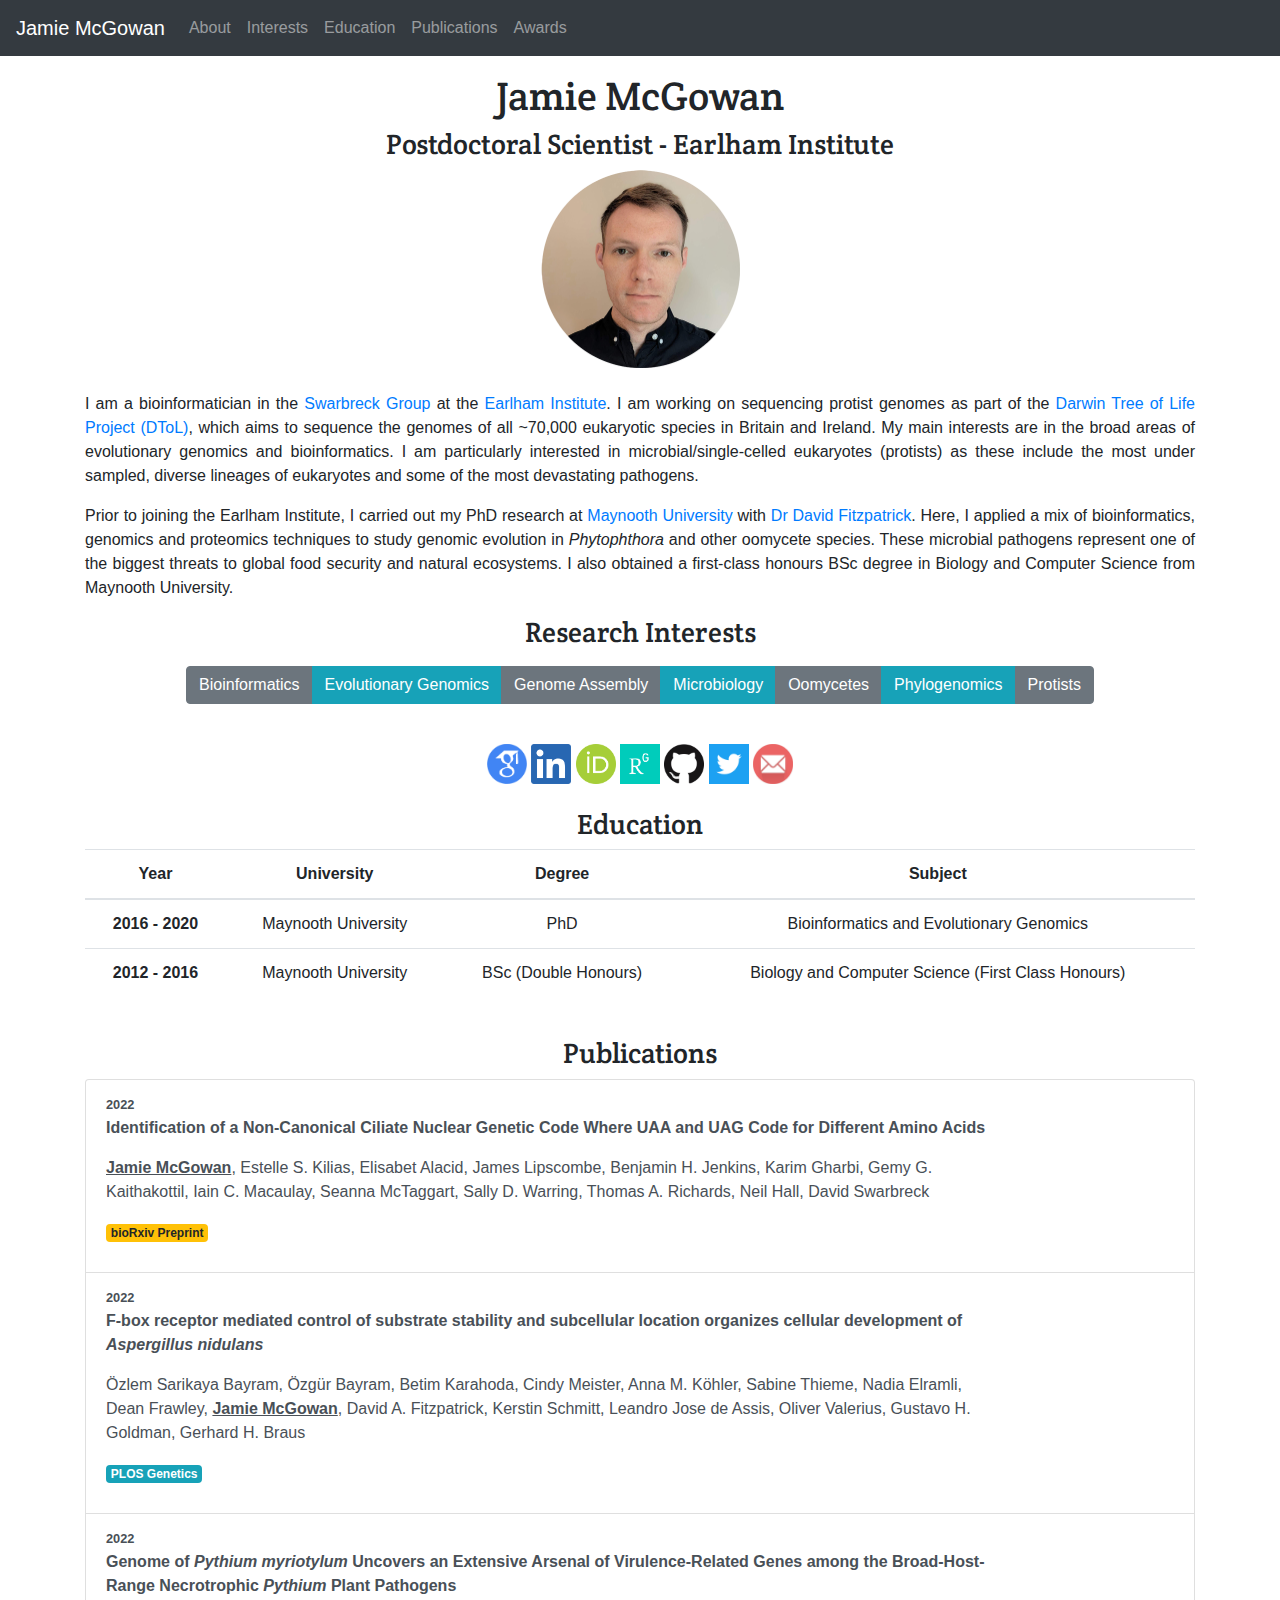
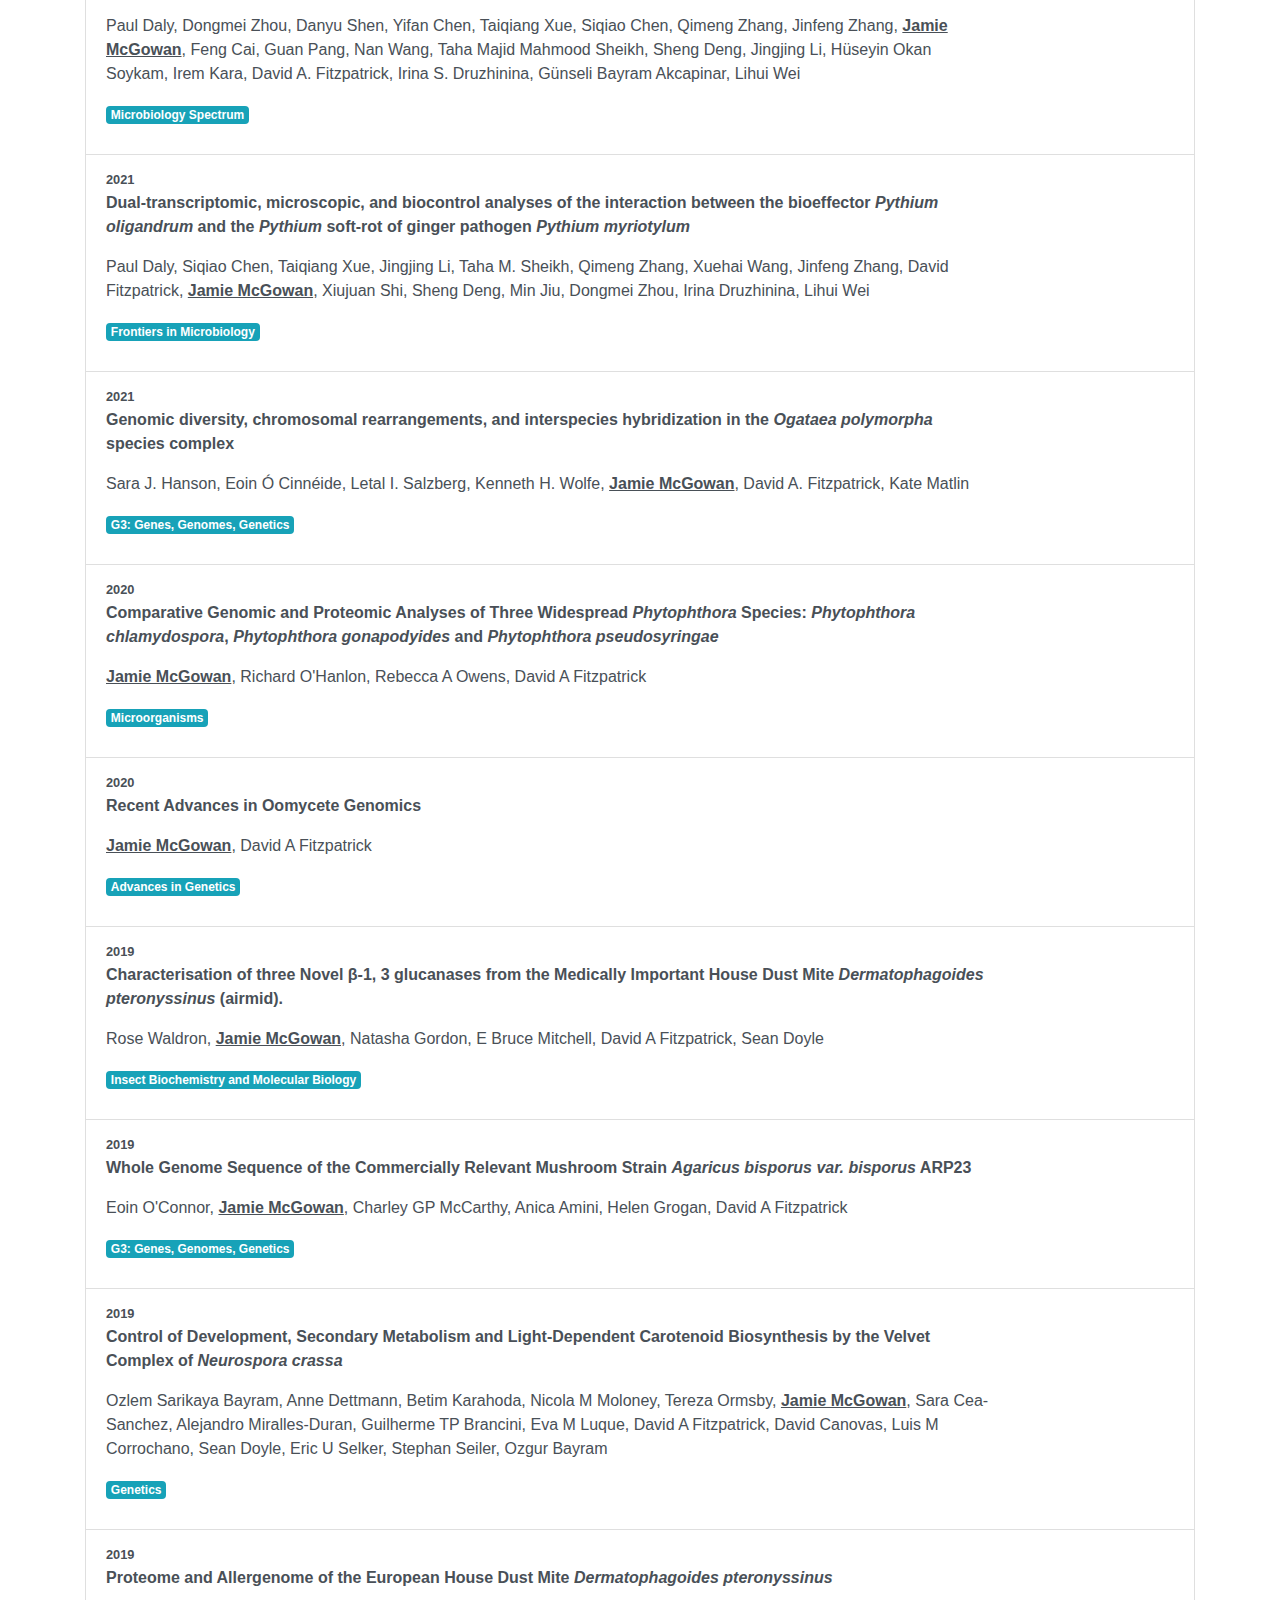
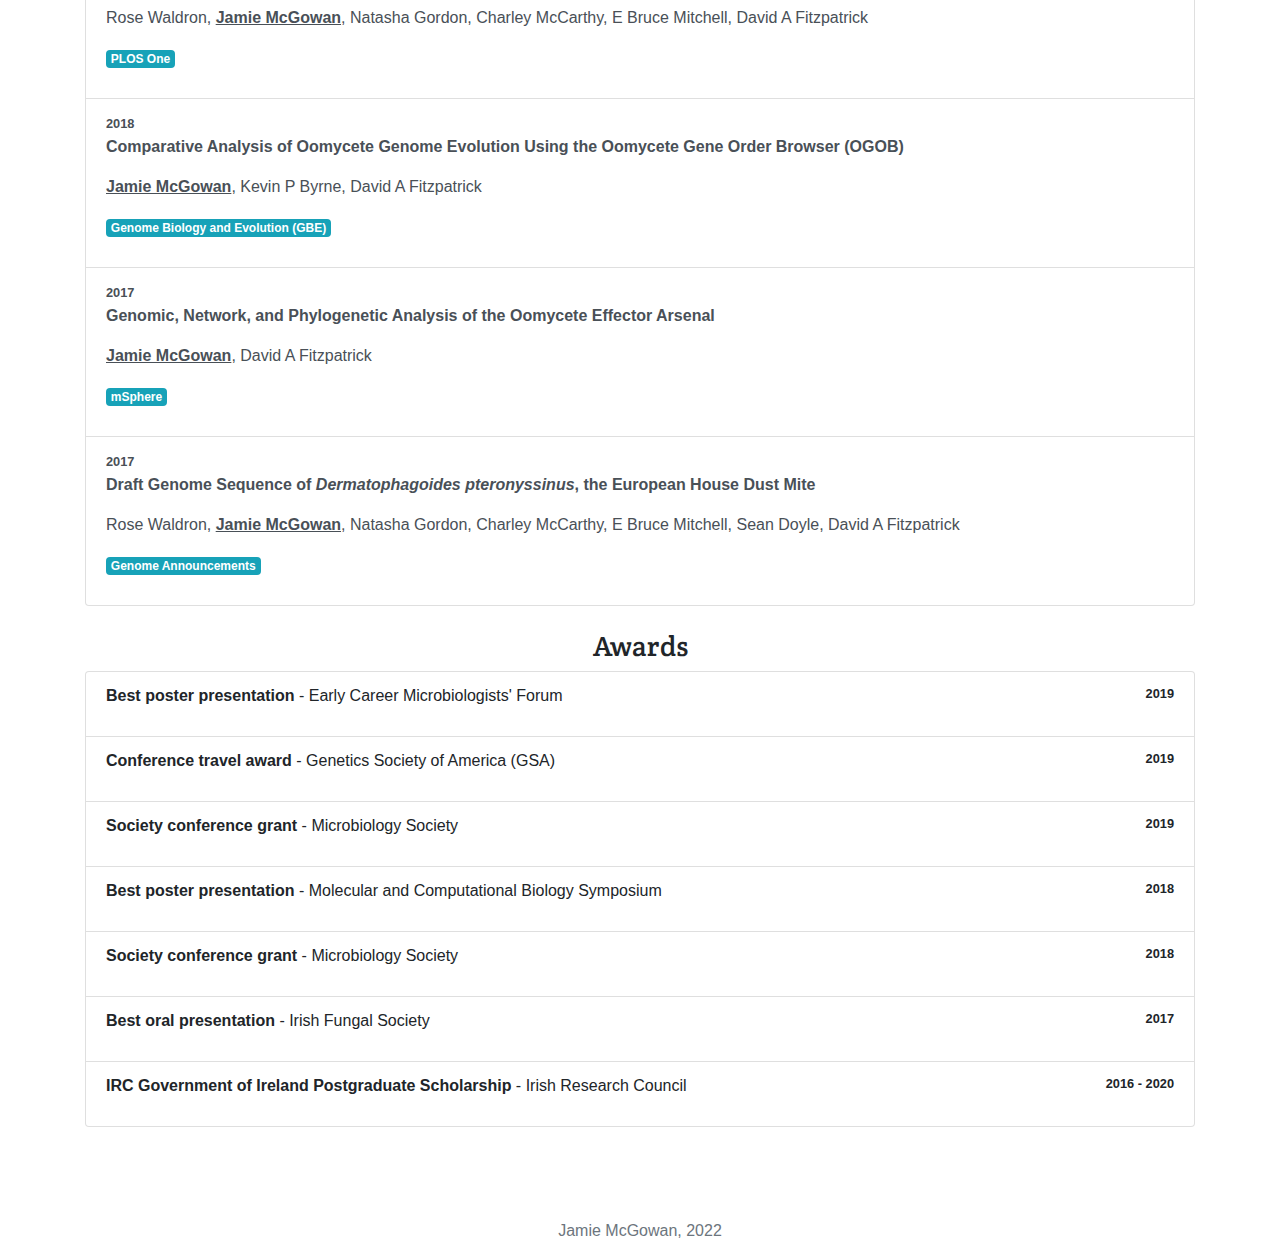
<file: index.html>
<!DOCTYPE html>
<html lang="en">

<head>
    <title>Jamie McGowan - Bioinformatics & Evolutionary Genomics</title>
    <link rel="stylesheet" href="https://stackpath.bootstrapcdn.com/bootstrap/4.3.1/css/bootstrap.min.css" integrity="sha384-ggOyR0iXCbMQv3Xipma34MD+dH/1fQ784/j6cY/iJTQUOhcWr7x9JvoRxT2MZw1T" crossorigin="anonymous">
    <link rel="stylesheet" href="css/styles.css">
    <link href="https://fonts.googleapis.com/css?family=Crete+Round|Patua+One&display=swap" rel="stylesheet">
    <link rel="apple-touch-icon" sizes="180x180" href="images/apple-touch-icon.png">
    <link rel="icon" type="image/png" sizes="32x32" href="images/favicon-32x32.png">
    <link rel="icon" type="image/png" sizes="16x16" href="images/favicon-16x16.png">
    <link rel="manifest" href="images/site.webmanifest">


    <script async src="https://www.googletagmanager.com/gtag/js?id=UA-107699160-2"></script>
    <script>
        window.dataLayer = window.dataLayer || [];
        function gtag(){dataLayer.push(arguments);}
        gtag('js', new Date());
        gtag('config', 'UA-107699160-2');
    </script>

</head>

<body>
    <nav class="navbar navbar-expand-lg navbar-dark bg-dark fixed-top">
        <a class="navbar-brand" id="link-jamie" href="#">Jamie McGowan</a>
        <button class="navbar-toggler" type="button" data-toggle="collapse" data-target="#navbarSupportedContent" aria-controls="navbarSupportedContent" aria-expanded="false" aria-label="Toggle navigation">
            <span class="navbar-toggler-icon"></span>
        </button>
        <div class="collapse navbar-collapse" id="navbarSupportedContent">
            <ul class="navbar-nav mr-auto">
                <li class="nav-item">
                    <a class="nav-link" id="link-about" href="#">About</a>
                </li>
                <li class="nav-item">
                    <a class="nav-link" id="link-interests" href="#">Interests</a>
                </li>
                <li class="nav-item">
                    <a class="nav-link" id="link-education" href="#">Education</a>
                </li>
                <li class="nav-item">
                    <a class="nav-link" id="link-publications" href="#">Publications</a>
                </li>
                <li class="nav-item">
                    <a class="nav-link" id="link-awards" href="#">Awards</a>
                </li>
                <!-- <li class="nav-item">
                    <a class="nav-link" id="link-presentations" href="#">Presentations</a>
                </li> -->
            </ul>
        </div>
    </nav>

    <div class="container">
        <div class="text-center">
            <br>
            <h1 id="about">Jamie McGowan</h1>
            <h3>Postdoctoral Scientist - Earlham Institute</h3>

            <img src="images/profile.png" width="200px" alt="">
            <br><br>
            <p style="text-align: justify;">I am a bioinformatician in the  <a href="https://www.earlham.ac.uk/swarbreck-group" target="_blank">Swarbreck Group</a> at the <a href="https://www.earlham.ac.uk/jamie-mcgowan-0" target="_blank">Earlham Institute</a>. I am working on sequencing protist genomes as part of the <a href="https://www.darwintreeoflife.org/" target="_blank">Darwin Tree of Life Project (DToL)</a>, which aims to sequence the genomes of all ~70,000 eukaryotic species in Britain and Ireland. My main interests are in the broad areas of evolutionary genomics and bioinformatics. I am particularly interested in microbial/single-celled eukaryotes (protists) as these include the most under sampled, diverse lineages of eukaryotes and some of the most devastating pathogens.
            </p>

            <p style="text-align: justify">Prior to joining the Earlham Institute, I carried out my PhD research at <a href="https://maynoothuniversity.ie" target="_blank">Maynooth University</a> with <a href="https://www.maynoothuniversity.ie/biology/our-people/david-fitzpatrick" target="_blank">Dr David Fitzpatrick</a>. Here, I applied a mix of bioinformatics, genomics and proteomics techniques to study genomic evolution in <i>Phytophthora</i> and other oomycete species. These microbial pathogens represent one of the biggest threats to global food security and natural ecosystems. I also obtained a first-class honours BSc degree in Biology and Computer Science from Maynooth University.</p>

            <h3 id="interests">Research Interests</h3>
            <p>
                <div class="btn-group flex-wrap" role="group">
                    <button type="button" class="btn btn-secondary">Bioinformatics</button>
                    <button type="button" class="btn btn-info">Evolutionary Genomics</button>
                    <button type="button" class="btn btn-secondary">Genome Assembly</button>
                    <button type="button" class="btn btn-info">Microbiology</button>
                    <button type="button" class="btn btn-secondary">Oomycetes</button>
                    <button type="button" class="btn btn-info">Phylogenomics</button>
                    <button type="button" class="btn btn-secondary">Protists</button>
                </div>
            </p>

            <br>
            <a href="https://scholar.google.com/citations?hl=en&user=3Yl2tXwAAAAJ" target="_blank"><img src="images/google_scholar.png" width="40px"></a>
            <a href="https://www.linkedin.com/in/mcgowanjamie/" target="_blank"><img src="images/LI-In-Bug.png" width="40px"></a>
            <a href="https://orcid.org/0000-0002-4240-5175" target="_blank"><img src="images/orcid.png" width="40px"></a>
            <a href="https://www.researchgate.net/profile/Jamie_Mcgowan2" target="_blank"><img src="images/RG_square_green.jpg" width="40px"></a>
            <a href="https://github.com/jamiemcg" target="_blank"><img src="images/github-mark-120px.png" width="40px"></a>
            <a href="https://twitter.com/_jamiemcgowan" target="_blank"><img src="images/Twitter_Logo_WhiteOnBlue.png" width="40px"></a>
            <a href="mailto: jamie.mcgowan@earlham.ac.uk"><img src="images/email.png" width="40px"></a>
            <br><br>
            <h3 id="education">Education</h3>
            <table class="table">
                <thead>
                    <tr>
                        <th scope="col">Year</th>
                        <th scope="col">University</th>
                        <th scope="col">Degree</th>
                        <th scope="col">Subject</th>
                    </tr>
                </thead>
                <tbody>
                    <tr>
                        <th scope="row">2016 - 2020</th>
                        <td>Maynooth University</td>
                        <td>PhD</td>
                        <td>Bioinformatics and Evolutionary Genomics</td>
                    </tr>
                    <tr>
                        <th scope="row">2012 - 2016</th>
                        <td>Maynooth University</td>
                        <td>BSc (Double Honours)</td>
                        <td>Biology and Computer Science (First Class Honours)</td>
                    </tr>
                </tbody>
            </table>
            <br>

            <h3 id="publications">Publications</h3>
            <div class="list-group publication-list">
                <a href="https://www.biorxiv.org/content/10.1101/2022.12.16.520718v1" target="_blank" class="list-group-item list-group-item-action">
                    <div class="custom-container">
                        <div class="row">
                            <div class="col-10">
                                <small>2022</small>
                                <p class="publication">Identification of a Non-Canonical Ciliate Nuclear Genetic Code Where UAA and UAG Code for Different Amino Acids</p>
                                <p><strong>Jamie McGowan</strong>, Estelle S. Kilias, Elisabet Alacid, James Lipscombe, Benjamin H. Jenkins, Karim Gharbi, Gemy G. Kaithakottil, Iain C. Macaulay, Seanna McTaggart, Sally D. Warring, Thomas A. Richards, Neil Hall, David Swarbreck</p>
                                <p><span class="badge badge-warning">bioRxiv Preprint</span></p>
                            </div>
                            <div class="col">
                                <div style="text-align: right;" data-badge-type="donut" data-doi="10.1101/2022.12.16.520718" data-hide-no-mentions="true" class="altmetric-embed"></div>
                                <span class="dimensions-badge __dimensions_badge_embed__" data-doi="10.1101/2022.12.16.520718" data-style="small_circle" data-hide-zero-citations="true"></span>
                            </div>
                        </div>
                    </div>
                </a>


                <a href="https://journals.plos.org/plosgenetics/article?id=10.1371/journal.pgen.1010502" target="_blank" class="list-group-item list-group-item-action">
                    <div class="custom-container">
                        <div class="row">
                            <div class="col-10">
                                <small>2022</small>
                                <p class="publication">F-box receptor mediated control of substrate stability and subcellular location organizes cellular development of <i>Aspergillus nidulans</i></p>
                                <p>&Ouml;zlem Sarikaya Bayram, &Ouml;zg&uuml;r Bayram, Betim Karahoda, Cindy Meister, Anna M. K&ouml;hler, Sabine Thieme, Nadia Elramli, Dean Frawley, <strong>Jamie McGowan</strong>, David A. Fitzpatrick, Kerstin Schmitt, Leandro Jose de Assis, Oliver Valerius, Gustavo H. Goldman, Gerhard H. Braus</p>
                                <p><span class="badge badge-success">PLOS Genetics</span></p>
                            </div>
                            <div class="col">
                                <div style="text-align: right;" data-badge-type="donut" data-doi="10.1371/journal.pgen.1010502" data-hide-no-mentions="true" class="altmetric-embed"></div>
                                <span class="dimensions-badge __dimensions_badge_embed__" data-doi="10.1371/journal.pgen.1010502" data-style="small_circle" data-hide-zero-citations="true"></span>
                            </div>
                        </div>
                    </div>
                </a>
                <a href="https://journals.asm.org/doi/10.1128/spectrum.02268-21" target="_blank" class="list-group-item list-group-item-action">
                    <div class="custom-container">
                        <div class="row">
                            <div class="col-10">
                                <small>2022</small>
                                <p class="publication">Genome of <i>Pythium myriotylum</i> Uncovers an Extensive Arsenal of Virulence-Related Genes among the Broad-Host-Range Necrotrophic <i>Pythium</i> Plant Pathogens</p>
                                <p>Paul Daly, Dongmei Zhou, Danyu Shen, Yifan Chen, Taiqiang Xue, Siqiao Chen, Qimeng Zhang, Jinfeng Zhang, <strong>Jamie McGowan</strong>, Feng Cai, Guan Pang, Nan Wang, Taha Majid Mahmood Sheikh, Sheng Deng, Jingjing Li, H&uuml;seyin Okan Soykam, Irem Kara, David A. Fitzpatrick, Irina S. Druzhinina, G&uuml;nseli Bayram Akcapinar, Lihui Wei </p>
                                <p><span class="badge badge-success">Microbiology Spectrum</span></p>
                            </div>
                            <div class="col">
                                <div style="text-align: right;" data-badge-type="donut" data-doi="10.1128/spectrum.02268-21" data-hide-no-mentions="true" class="altmetric-embed"></div>
                                <span class="dimensions-badge __dimensions_badge_embed__" data-doi="10.1128/spectrum.02268-21" data-style="small_circle" data-hide-zero-citations="true"></span>
                            </div>
                        </div>
                    </div>
                </a>
                <a href="https://www.frontiersin.org/articles/10.3389/fmicb.2021.765872" target="_blank" class="list-group-item list-group-item-action">
                    <div class="custom-container">
                        <div class="row">
                            <div class="col-10">
                                <small>2021</small>
                                <p class="publication">Dual-transcriptomic, microscopic, and biocontrol analyses of the interaction between the bioeffector <i>Pythium oligandrum</i> and the <i>Pythium</i> soft-rot of ginger pathogen <i>Pythium myriotylum</i></p>
                                <p>Paul Daly,  Siqiao Chen,  Taiqiang Xue, Jingjing Li,  Taha M. Sheikh, Qimeng Zhang, Xuehai Wang, Jinfeng Zhang,  David Fitzpatrick, <strong>Jamie McGowan</strong>, Xiujuan Shi, Sheng Deng, Min Jiu, Dongmei Zhou,  Irina Druzhinina, Lihui Wei</p>
                                <p><span class="badge badge-success">Frontiers in Microbiology</span></p>
                            </div>
                            <div class="col">
                                <div style="text-align: right;" data-badge-type="donut" data-doi="10.3389/fmicb.2021.765872" data-hide-no-mentions="true" class="altmetric-embed"></div>
                                <span class="dimensions-badge __dimensions_badge_embed__" data-doi="10.3389/fmicb.2021.765872" data-style="small_circle" data-hide-zero-citations="true"></span>
                            </div>
                        </div>
                    </div>
                </a>
                <a href="https://academic.oup.com/g3journal/advance-article/doi/10.1093/g3journal/jkab211/6304865" target="_blank" class="list-group-item list-group-item-action">
                    <div class="custom-container">
                        <div class="row">
                            <div class="col-10">
                                <small>2021</small>
                                <p class="publication">Genomic diversity, chromosomal rearrangements, and interspecies hybridization in the <i>Ogataea polymorpha</i> species complex</p>
                                <p>Sara J. Hanson, Eoin &Oacute; Cinn&eacute;ide, Letal I. Salzberg, Kenneth H. Wolfe, <strong>Jamie McGowan</strong>, David A. Fitzpatrick, Kate Matlin</p>
                                <p><span class="badge badge-success">G3: Genes, Genomes, Genetics</span></p>
                            </div>
                            <div class="col">
                                <div style="text-align: right;" data-badge-type="donut" data-doi="10.1093/g3journal/jkab211" data-hide-no-mentions="true" class="altmetric-embed"></div>
                                <span class="dimensions-badge __dimensions_badge_embed__" data-doi="10.1093/g3journal/jkab211" data-style="small_circle" data-hide-zero-citations="true"></span>
                            </div>
                        </div>
                    </div>
                </a>
            	<a href="https://www.mdpi.com/2076-2607/8/5/653" target="_blank" class="list-group-item list-group-item-action">
                    <div class="custom-container">
                        <div class="row">
                            <div class="col-10">
                                <small>2020</small>
                                <p class="publication">Comparative Genomic and Proteomic Analyses of Three Widespread <i>Phytophthora</i> Species: <i>Phytophthora chlamydospora</i>, <i>Phytophthora gonapodyides</i> and <i>Phytophthora pseudosyringae</i></p>
                                <p><strong>Jamie McGowan</strong>, Richard O'Hanlon, Rebecca A Owens, David A Fitzpatrick</p>
                                <p><span class="badge badge-success">Microorganisms</span></p>
                            </div>
                            <div class="col">
                                <div style="text-align: right;" data-badge-type="donut" data-doi="10.3390/microorganisms8050653" data-hide-no-mentions="true" class="altmetric-embed"></div>
                                <span class="dimensions-badge __dimensions_badge_embed__" data-doi="10.3390/microorganisms8050653" data-style="small_circle" data-hide-zero-citations="true"></span>
                            </div>
                        </div>
                    </div>
                </a>
            	<a href="https://www.sciencedirect.com/science/article/abs/pii/S0065266020300043" target="_blank" class="list-group-item list-group-item-action">
                    <div class="custom-container">
                        <div class="row">
                            <div class="col-10">
                                <small>2020</small>
                                <p class="publication">Recent Advances in Oomycete Genomics</p>
                                <p><strong>Jamie McGowan</strong>, David A Fitzpatrick</p>
                                <p><span class="badge badge-success">Advances in Genetics</span></p>
                            </div>
                            <div class="col">
                                <div style="text-align: right;" data-badge-type="donut" data-doi="10.1016/bs.adgen.2020.03.001" data-hide-no-mentions="true" class="altmetric-embed"></div>
                                <span class="dimensions-badge __dimensions_badge_embed__" data-doi="10.1016/bs.adgen.2020.03.001" data-style="small_circle" data-hide-zero-citations="true"></span>
                            </div>
                        </div>
                    </div>
                </a>
                <a href="https://www.sciencedirect.com/science/article/pii/S096517481930356X" target="_blank" class="list-group-item list-group-item-action">
                    <div class="custom-container">
                        <div class="row">
                            <div class="col-10">
                                <small>2019</small>
                                <p class="publication">Characterisation of three Novel &beta;-1, 3 glucanases from the Medically Important House Dust Mite <i>Dermatophagoides pteronyssinus</i> (airmid).</p>
                                <p>Rose Waldron, <strong>Jamie McGowan</strong>, Natasha Gordon, E Bruce Mitchell, David A Fitzpatrick, Sean Doyle</p>
                                <p><span class="badge badge-success">Insect Biochemistry and Molecular Biology</span></p>
                            </div>
                            <div class="col">
                                <div style="text-align: right;" data-badge-type="donut" data-doi="10.1016/j.ibmb.2019.103242" data-hide-no-mentions="true" class="altmetric-embed"></div>
                                <span class="dimensions-badge __dimensions_badge_embed__" data-doi="10.1016/j.ibmb.2019.103242" data-style="small_circle" data-hide-zero-citations="true"></span>
                            </div>
                        </div>
                    </div>
                </a>
                <a href="https://academic.oup.com/g3journal/article/9/10/3057/6026652" target="_blank" class="list-group-item list-group-item-action">
                    <div class="custom-container">
                        <div class="row">
                            <div class="col-10">
                                <small>2019</small>
                                <p class="publication">Whole Genome Sequence of the Commercially Relevant Mushroom Strain <i>Agaricus bisporus var. bisporus</i> ARP23</p>
                                <p>Eoin O'Connor, <strong>Jamie McGowan</strong>, Charley GP McCarthy, Anica Amini, Helen Grogan, David A Fitzpatrick</p>
                                <p><span class="badge badge-success">G3: Genes, Genomes, Genetics</span></p>
                            </div>
                            <div class="col">
                                <div style="text-align: right;" data-badge-type="donut" data-doi="10.1534/g3.119.400563" data-hide-no-mentions="true" class="altmetric-embed"></div>
                                <span class="dimensions-badge __dimensions_badge_embed__" data-doi="10.1534/g3.119.400563" data-style="small_circle" data-hide-zero-citations="true"></span>
                            </div>
                        </div>
                    </div>
                </a>
                <a href="https://www.genetics.org/content/212/3/691" target="_blank" class="list-group-item list-group-item-action">
                    <div class="custom-container">
                        <div class="row">
                            <div class="col-10">
                                <small>2019</small>
                                <p class="publication">Control of Development, Secondary Metabolism and Light-Dependent Carotenoid Biosynthesis by the Velvet Complex of <i>Neurospora crassa</i></p>
                                <p>Ozlem Sarikaya Bayram, Anne Dettmann, Betim Karahoda, Nicola M Moloney, Tereza Ormsby, <strong>Jamie McGowan</strong>, Sara Cea-Sanchez, Alejandro Miralles-Duran, Guilherme TP Brancini, Eva M Luque, David A Fitzpatrick, David Canovas, Luis M Corrochano, Sean Doyle, Eric U Selker, Stephan Seiler, Ozgur Bayram</p>
                                <p><span class="badge badge-success">Genetics</span></p>
                            </div>
                            <div class="col">
                                <div style="text-align: right;" data-badge-type="donut" data-doi="10.1534/genetics.119.302277" data-hide-no-mentions="true" class="altmetric-embed"></div>
                                <span class="dimensions-badge __dimensions_badge_embed__" data-doi="10.1534/genetics.119.302277" data-style="small_circle" data-hide-zero-citations="true"></span>
                            </div>
                        </div>
                    </div>
                </a>
                <a href="https://journals.plos.org/plosone/article?id=10.1371/journal.pone.0216171" target="_blank" class="list-group-item list-group-item-action">
                    <div class="custom-container">
                        <div class="row">
                            <div class="col-10">
                                <small>2019</small>
                                <p class="publication">Proteome and Allergenome of the European House Dust Mite <i>Dermatophagoides pteronyssinus</i></p>
                                <p>Rose Waldron, <strong>Jamie McGowan</strong>, Natasha Gordon, Charley McCarthy, E Bruce Mitchell, David A Fitzpatrick</p>
                                <p><span class="badge badge-success">PLOS One</span></p>
                            </div>
                            <div class="col">
                                <div style="text-align: right;" data-badge-type="donut" data-doi="10.1371/journal.pone.0216171" data-hide-no-mentions="true" class="altmetric-embed"></div>
                                <span class="dimensions-badge __dimensions_badge_embed__" data-doi="10.1371/journal.pone.0216171" data-style="small_circle" data-hide-zero-citations="true"></span>
                            </div>
                        </div>
                    </div>
                </a>
                <a href="https://academic.oup.com/gbe/article-abstract/11/1/189/5238079" target="_blank" class="list-group-item list-group-item-action">
                    <div class="custom-container">
                        <div class="row">
                            <div class="col-10">
                                <small>2018</small>
                                <p class="publication">Comparative Analysis of Oomycete Genome Evolution Using the Oomycete Gene Order Browser (OGOB)</p>
                                <p><strong>Jamie McGowan</strong>, Kevin P Byrne, David A Fitzpatrick</p>
                                <p><span class="badge badge-success">Genome Biology and Evolution (GBE)</span></p>
                            </div>
                            <div class="col">
                                <div style="text-align: right;" data-badge-type="donut" data-doi="10.1093/gbe/evy267" data-hide-no-mentions="true" class="altmetric-embed"></div>
                                <span class="dimensions-badge __dimensions_badge_embed__" data-doi="10.1093/gbe/evy267" data-style="small_circle" data-hide-zero-citations="true"></span>
                            </div>
                        </div>
                    </div>
                </a>
                <a href="https://msphere.asm.org/content/2/6/e00408-17" target="_blank" class="list-group-item list-group-item-action">
                    <div class="custom-container">
                        <div class="row">
                            <div class="col-10">
                                <small>2017</small>
                                <p class="publication">Genomic, Network, and Phylogenetic Analysis of the Oomycete Effector Arsenal</p>
                                <p><strong>Jamie McGowan</strong>, David A Fitzpatrick</p>
                                <p><span class="badge badge-success">mSphere</span></p>
                            </div>
                            <div class="col">
                                <div style="text-align: right;" data-badge-type="donut" data-doi="10.1128/mSphere.00408-17" data-hide-no-mentions="true" class="altmetric-embed"></div>
                                <span class="dimensions-badge __dimensions_badge_embed__" data-doi="10.1128/mSphere.00408-17" data-style="small_circle" data-hide-zero-citations="true"></span>
                            </div>
                        </div>
                    </div>
                </a>
                <a href="https://mra.asm.org/content/5/32/e00789-17.short" target="_blank" class="list-group-item list-group-item-action">
                    <div class="custom-container">
                        <div class="row">
                            <div class="col-10">
                                <small>2017</small>
                                <p class="publication">Draft Genome Sequence of <i>Dermatophagoides pteronyssinus</i>, the European House Dust Mite
                                    <p>Rose Waldron, <strong>Jamie McGowan</strong>, Natasha Gordon, Charley McCarthy, E Bruce Mitchell, Sean Doyle, David A Fitzpatrick</p>
                                    <p><span class="badge badge-success">Genome Announcements</span></p>
                            </div>
                            <div class="col">
                                <div style="text-align: right;" data-badge-type="donut" data-doi="10.1128/genomeA.00789-17" data-hide-no-mentions="true" class="altmetric-embed"></div>
                                <span class="dimensions-badge __dimensions_badge_embed__" data-doi="10.1128/genomeA.00789-17" data-style="small_circle" data-hide-zero-citations="true"></span>
                            </div>
                        </div>
                    </div>
                </a>
            </div>
            <br>
            
            <h3 id="awards">Awards</h3>
            <div class="list-group publication-list">
                <a class="list-group-item list-group-item-action">
                    <div class="d-flex w-100 justify-content-between">
                        <p><span class="publication">Best poster presentation</span> - Early Career Microbiologists' Forum</p>
                        <small>2019</small>
                    </div>
                </a>
                <a class="list-group-item list-group-item-action">
                    <div class="d-flex w-100 justify-content-between">
                        <p><span class="publication">Conference travel award</span> - Genetics Society of America (GSA)</p>
                        <small>2019</small>
                    </div>
                </a>
                <a class="list-group-item list-group-item-action">
                    <div class="d-flex w-100 justify-content-between">
                        <p><span class="publication">Society conference grant</span> - Microbiology Society</p>
                        <small>2019</small>
                    </div>
                </a>
                <a class="list-group-item list-group-item-action">
                    <div class="d-flex w-100 justify-content-between">
                        <p><span class="publication">Best poster presentation</span> - Molecular and Computational Biology Symposium</p>
                        <small>2018</small>
                    </div>
                </a>
                <a class="list-group-item list-group-item-action">
                    <div class="d-flex w-100 justify-content-between">
                        <p><span class="publication">Society conference grant</span> - Microbiology Society</p>
                        <small>2018</small>
                    </div>
                </a>
                <a class="list-group-item list-group-item-action">
                    <div class="d-flex w-100 justify-content-between">
                        <p> <span class="publication">Best oral presentation</span> - Irish Fungal Society</p>
                        <small>2017</small>
                    </div>
                </a>
                <a class="list-group-item list-group-item-action">
                    <div class="d-flex w-100 justify-content-between">
                        <p><span class="publication">IRC Government of Ireland Postgraduate Scholarship</span> - Irish Research Council</p>
                        <small>2016 - 2020</small>
                    </div>
                </a>
            </div>
            <br>

        </div>
    </div>
    <footer class="footer">
        <div class="container">
            <p class="text-muted text-center">Jamie McGowan, 2022</p>
        </div>
    </footer>
    <script src="https://code.jquery.com/jquery-3.4.1.min.js"></script>
    <script src="https://cdnjs.cloudflare.com/ajax/libs/popper.js/1.14.7/umd/popper.min.js"></script>
    <script src="https://stackpath.bootstrapcdn.com/bootstrap/4.3.1/js/bootstrap.min.js"></script>
    <script type='text/javascript' src='https://d1bxh8uas1mnw7.cloudfront.net/assets/embed.js'></script>
    <script async src="https://badge.dimensions.ai/badge.js" charset="utf-8"></script>
    <script src="js/main.js"></script>
</body>

</html>
</file>
<file: css/styles.css>
.text-center {
    text-align: center;
    padding-top: 48px;
}

.publication-list {
    text-align: left;
}

.publication {
    font-weight: bold;
}

small {
    font-weight: bold;
}

strong {
    text-decoration: underline;
}

footer {
    padding-top: 20px;
}

.table {
    padding-top: 20px;
}

ul {
    text-align: left;
}

.custom-container {
    width: 100%;
}

.dimensions-badge {
    float: right;
}

.badge-success {
    background-color: #17a2b8;
}

.grid-heading {
    padding-top: 10px;
}

h1, h2, h3, h4, h5 {
    font-family: 'Crete Round', serif;
}

body {
    font-family: 'Raleway', sans-serif;
}
</file>
